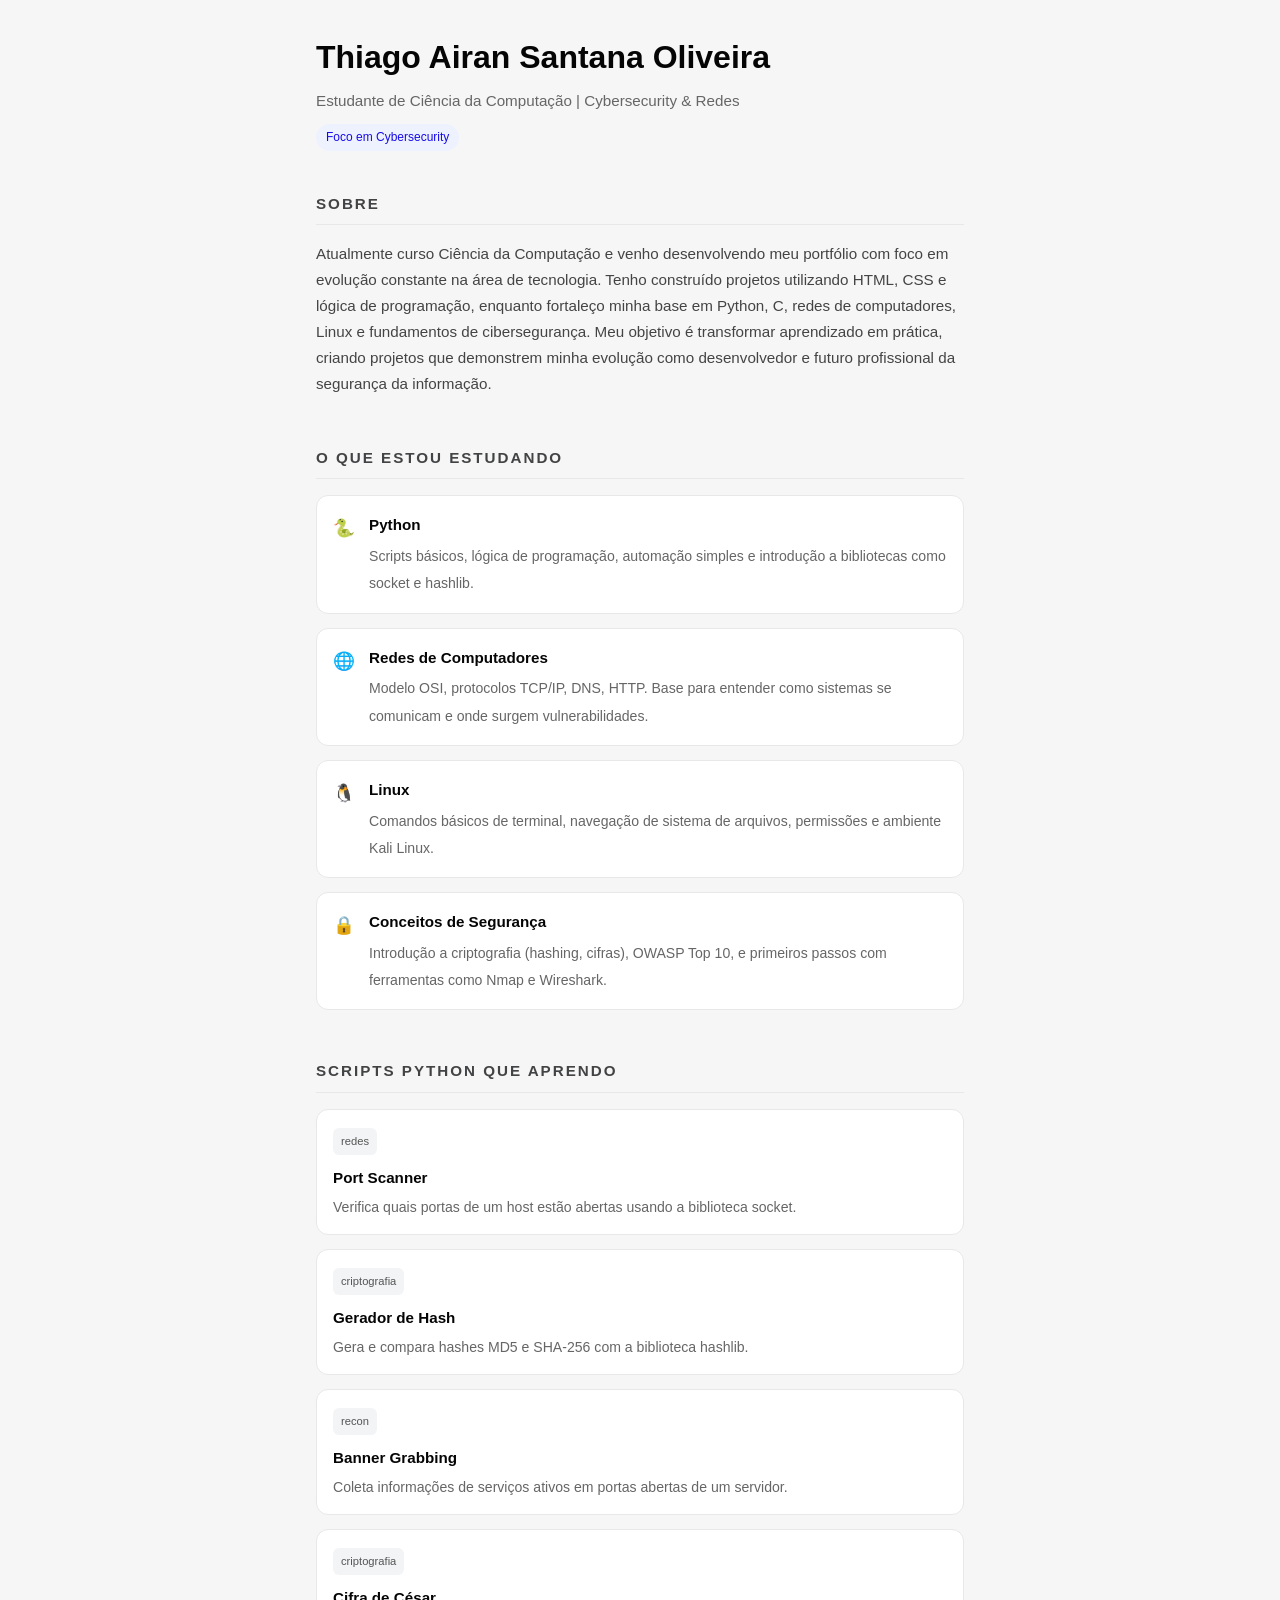
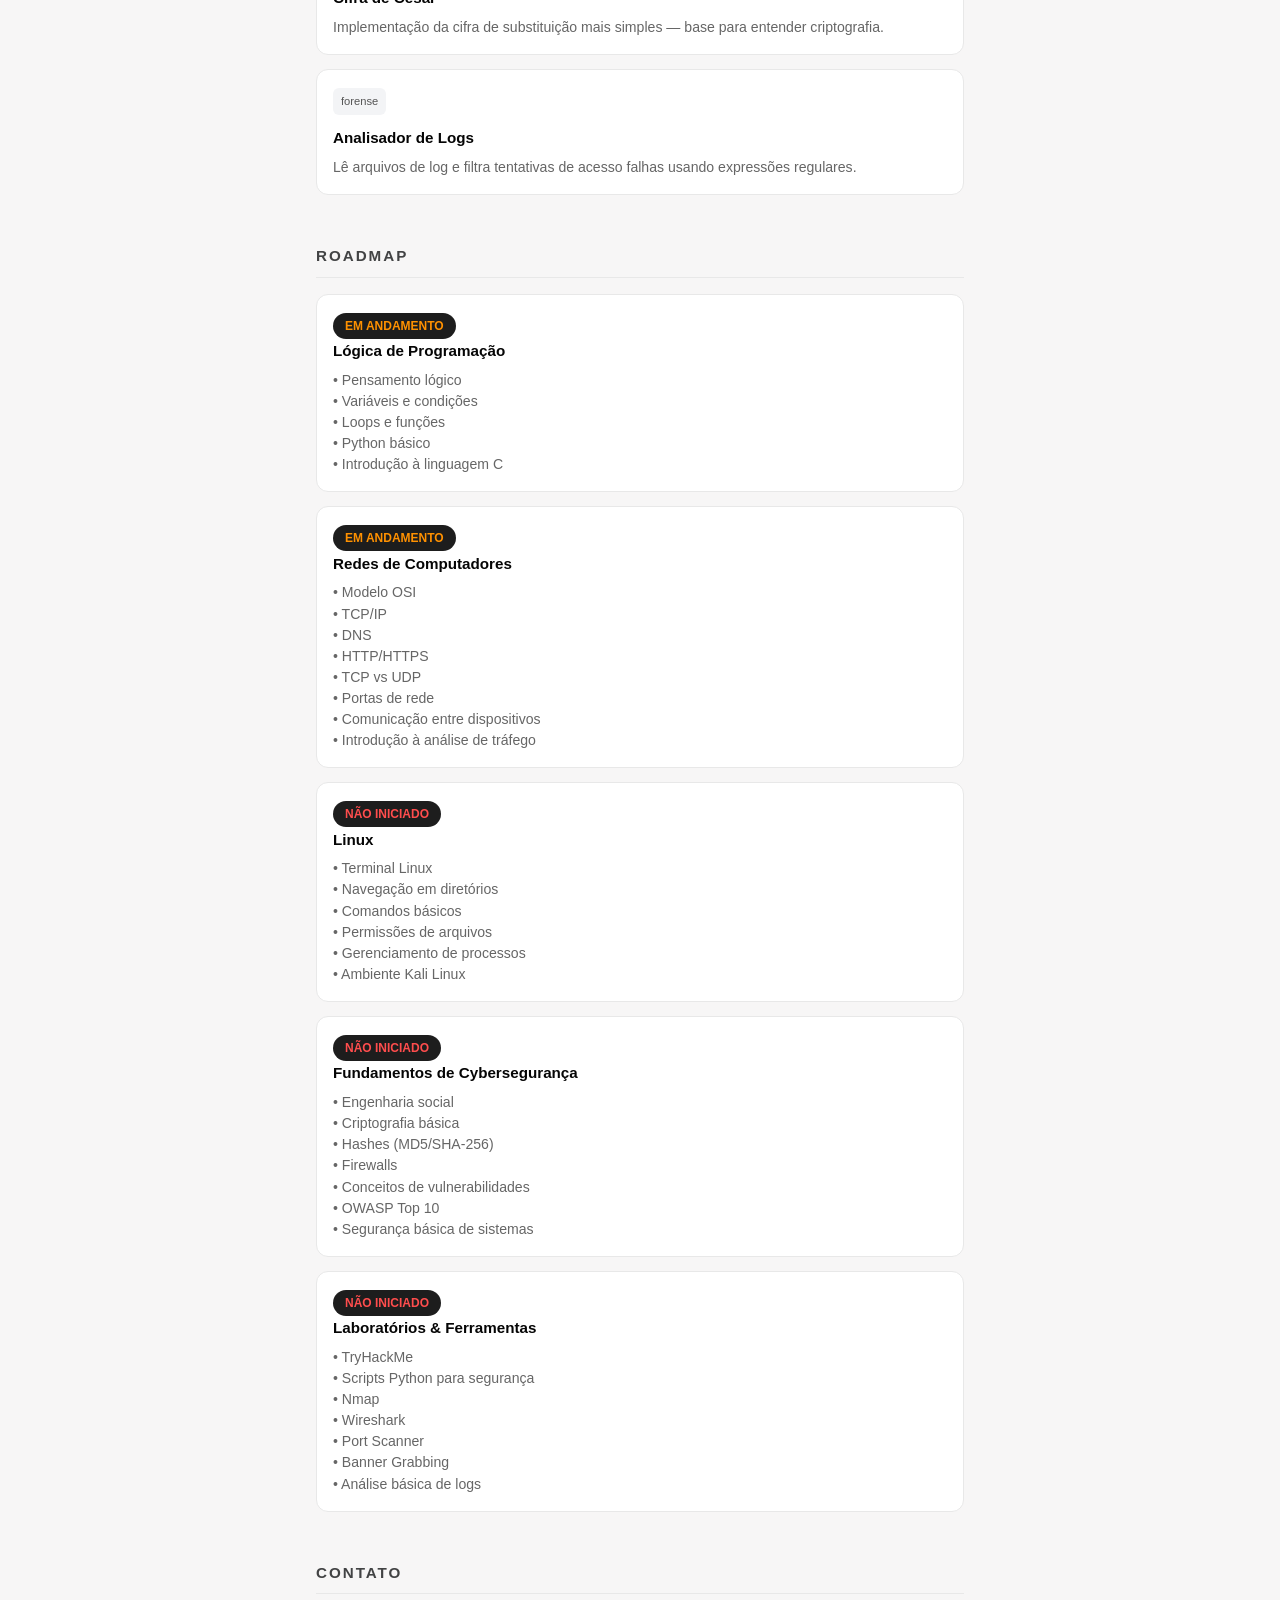
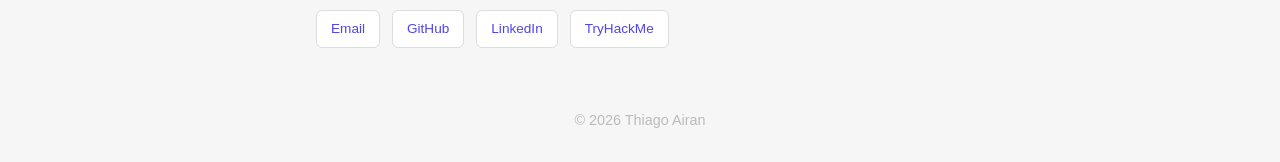
<file: index.html>
<!DOCTYPE html>
<html lang="pt-BR">
<head>
  <meta charset="UTF-8">
  <meta name="viewport" content="width=device-width, initial-scale=1.0">
  <title>thiagoairan.com</title>

  <link rel="stylesheet" href="css/style.css">
</head>

<body>

<header>
  <h1>Thiago Airan Santana Oliveira</h1>
  <p>Estudante de Ciência da Computação | Cybersecurity & Redes</p>
  <span class="badge">Foco em Cybersecurity</span>
</header>

<!-- SOBRE -->
<section class="sobre">
  <h2>Sobre</h2>
  <p>Atualmente curso Ciência da Computação e venho desenvolvendo meu portfólio com foco em evolução constante na área de tecnologia. Tenho construído projetos utilizando HTML, CSS e lógica de programação, enquanto fortaleço minha base em Python, C, redes de computadores, Linux e fundamentos de cibersegurança. Meu objetivo é transformar aprendizado em prática, criando projetos que demonstrem minha evolução como desenvolvedor e futuro profissional da segurança da informação.</p>
</section>

<!-- CONHECIMENTOS -->
<section>
  <h2>O que estou estudando</h2>
  <div class="skills-list">
    <div class="skill-item">
      <div class="skill-icon">🐍</div>
      <div>
        <strong>Python</strong>
        <span>Scripts básicos, lógica de programação, automação simples e introdução a bibliotecas como socket e hashlib.</span>
      </div>
    </div>
    <div class="skill-item">
      <div class="skill-icon">🌐</div>
      <div>
        <strong>Redes de Computadores</strong>
        <span>Modelo OSI, protocolos TCP/IP, DNS, HTTP. Base para entender como sistemas se comunicam e onde surgem vulnerabilidades.</span>
      </div>
    </div>
    <div class="skill-item">
      <div class="skill-icon">🐧</div>
      <div>
        <strong>Linux</strong>
        <span>Comandos básicos de terminal, navegação de sistema de arquivos, permissões e ambiente Kali Linux.</span>
      </div>
    </div>
    <div class="skill-item">
      <div class="skill-icon">🔒</div>
      <div>
        <strong>Conceitos de Segurança</strong>
        <span>Introdução a criptografia (hashing, cifras), OWASP Top 10, e primeiros passos com ferramentas como Nmap e Wireshark.</span>
      </div>
    </div>
  </div>
</section>

<!-- PYTHON BÁSICO -->
<section>
  <h2>Scripts Python que aprendo</h2>
  <div class="py-list">
    <div class="py-item">
      <span class="py-tag">redes</span>
      <strong>Port Scanner</strong>
      <p>Verifica quais portas de um host estão abertas usando a biblioteca socket.</p>
    </div>
    <div class="py-item">
      <span class="py-tag">criptografia</span>
      <strong>Gerador de Hash</strong>
      <p>Gera e compara hashes MD5 e SHA-256 com a biblioteca hashlib.</p>
    </div>
    <div class="py-item">
      <span class="py-tag">recon</span>
      <strong>Banner Grabbing</strong>
      <p>Coleta informações de serviços ativos em portas abertas de um servidor.</p>
    </div>
    <div class="py-item">
      <span class="py-tag">criptografia</span>
      <strong>Cifra de César</strong>
      <p>Implementação da cifra de substituição mais simples — base para entender criptografia.</p>
    </div>
    <div class="py-item">
      <span class="py-tag">forense</span>
      <strong>Analisador de Logs</strong>
      <p>Lê arquivos de log e filtra tentativas de acesso falhas usando expressões regulares.</p>
    </div>
  </div>
</section>

<!--ROADMAP-->
<section>
  <h2>ROADMAP</h2>
  <div class="py-list">
     <!--ITEM 1-->
    <div class="py-item">
      <span class="status andamento">EM ANDAMENTO</span>
      <strong>Lógica de Programação</strong>
      <p> • Pensamento lógico <br>
          • Variáveis e condições <br>
          • Loops e funções <br>
          • Python básico <br>
          • Introdução à linguagem C</p>
    </div>
     <!--ITEM 2-->
    <div class="py-item">
      <span class="status andamento">EM ANDAMENTO</span>
      <strong>Redes de Computadores</strong>
      <p> • Modelo OSI <br>
          • TCP/IP <br>
          • DNS <br>
          • HTTP/HTTPS <br>
          • TCP vs UDP <br>
          • Portas de rede <br>
          • Comunicação entre dispositivos <br>
          • Introdução à análise de tráfego</p>
    </div>
     <!--ITEM 3-->
    <div class="py-item">
      <span class="status planejado">NÃO INICIADO</span>
      <strong>Linux</strong>
     <p>  • Terminal Linux <br>
          • Navegação em diretórios <br>
          • Comandos básicos <br>
          • Permissões de arquivos <br>
          • Gerenciamento de processos <br>
          • Ambiente Kali Linux</p>
    </div>
     <!--ITEM 4-->
    <div class="py-item">
      <span class="status planejado">NÃO INICIADO</span>
      <strong>Fundamentos de Cybersegurança</strong>
      <p> • Engenharia social <br>
          • Criptografia básica <br>
          • Hashes (MD5/SHA-256) <br>
          • Firewalls <br>
          • Conceitos de vulnerabilidades <br>
          • OWASP Top 10 <br>
          • Segurança básica de sistemas</p>
    </div>
     <!--ITEM 5-->
    <div class="py-item">
      <span class="status planejado"> NÃO INICIADO</span>
      <strong>Laboratórios & Ferramentas</strong>
      <p> • TryHackMe <br>
          • Scripts Python para segurança <br>
          • Nmap <br>
          • Wireshark <br>
          • Port Scanner <br>
          • Banner Grabbing <br>
          • Análise básica de logs</p>
    </div>
  </div>
</section>

<!--CONTATO-->
<section>
  <h2>Contato</h2>
  <div class="contact-links">
    <a href="mailto:thiiagoairan@gmail.com" target="_blank">Email</a>
    <a href="https://github.com/thiagoairansant" target="_blank">GitHub</a>
    <a href="https://linkedin.com/in/thiiagoairan" target="_blank">LinkedIn</a>
    <a href="https://tryhackme.com/p/thiiagoairan" target="_blank">TryHackMe</a>
  </div>
</section>

<footer>© 2026 Thiago Airan</footer>

</body>
</html>
</file>
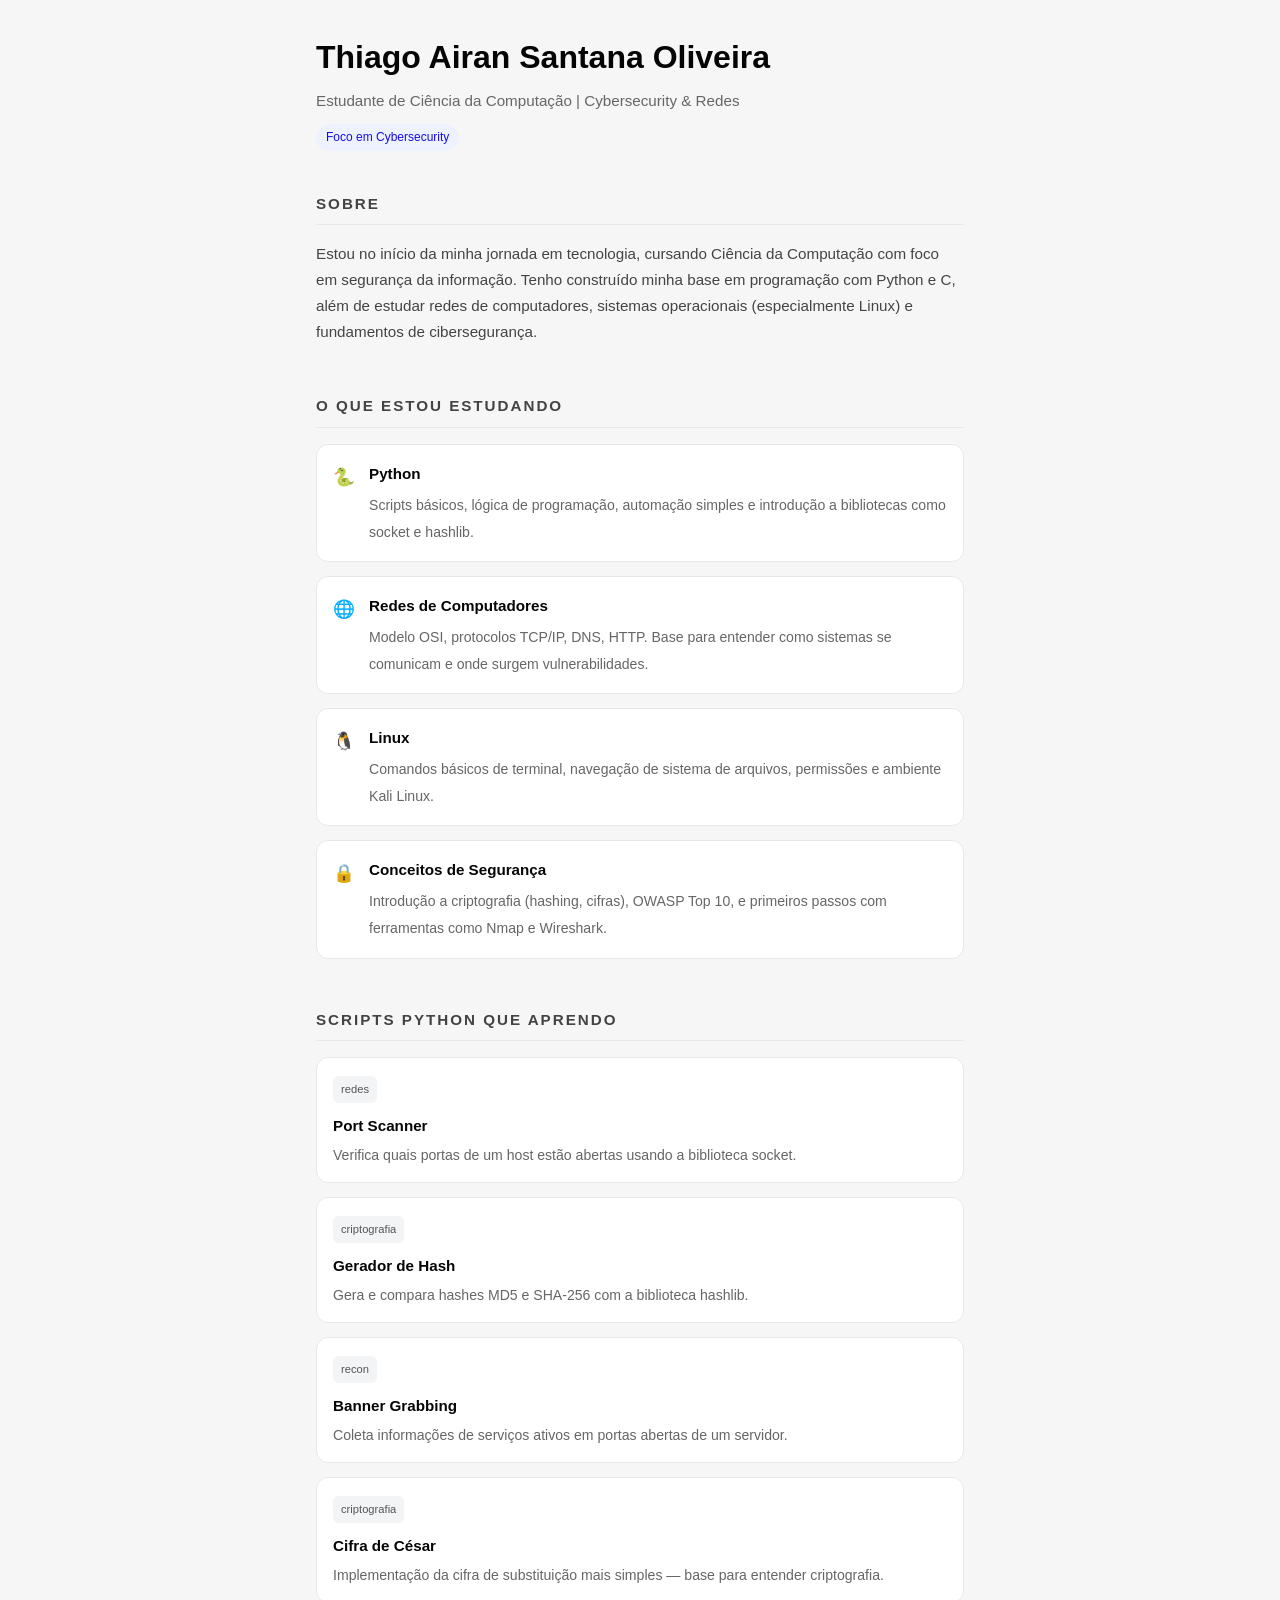
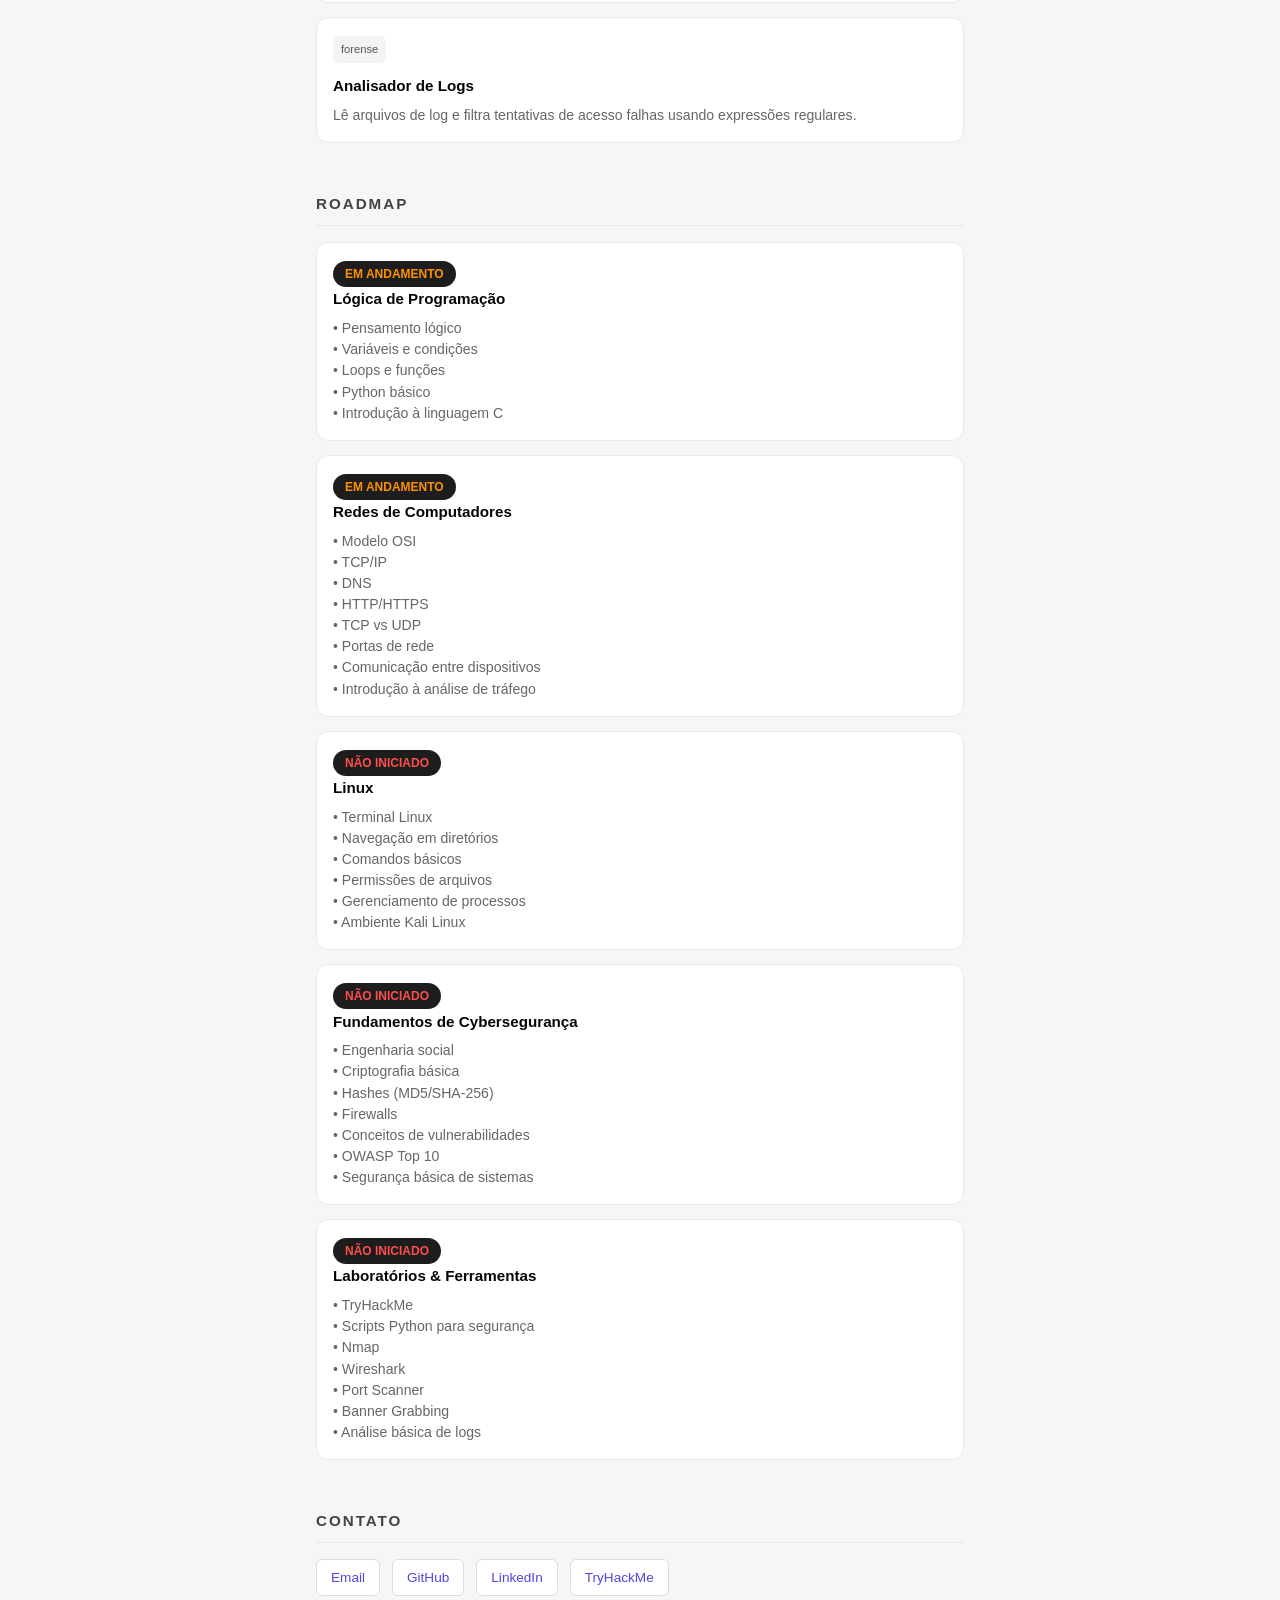
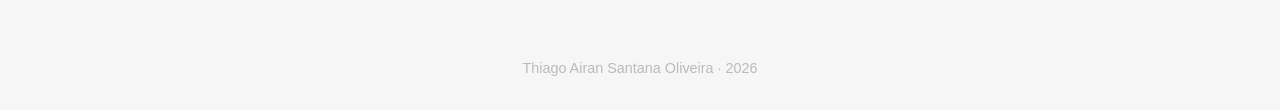
<file: portifolio/index.html>
<!DOCTYPE html>
<html lang="pt-BR">
<head>
  <meta charset="UTF-8">
  <title>thiagoairan.com</title>

  <link rel="stylesheet" href="../css/style.css">
</head>

<body>

<header>
  <h1>Thiago Airan Santana Oliveira</h1>
  <p>Estudante de Ciência da Computação | Cybersecurity & Redes</p>
  <span class="badge">Foco em Cybersecurity</span>
</header>

<!-- SOBRE -->
<section class="sobre">
  <h2>Sobre</h2>
  <p>Estou no início da minha jornada em tecnologia, cursando Ciência da Computação com foco em segurança da informação. Tenho construído minha base em programação com Python e C, além de estudar redes de computadores, sistemas operacionais (especialmente Linux) e fundamentos de cibersegurança.</p>
</section>

<!-- CONHECIMENTOS -->
<section>
  <h2>O que estou estudando</h2>
  <div class="skills-list">
    <div class="skill-item">
      <div class="skill-icon">🐍</div>
      <div>
        <strong>Python</strong>
        <span>Scripts básicos, lógica de programação, automação simples e introdução a bibliotecas como socket e hashlib.</span>
      </div>
    </div>
    <div class="skill-item">
      <div class="skill-icon">🌐</div>
      <div>
        <strong>Redes de Computadores</strong>
        <span>Modelo OSI, protocolos TCP/IP, DNS, HTTP. Base para entender como sistemas se comunicam e onde surgem vulnerabilidades.</span>
      </div>
    </div>
    <div class="skill-item">
      <div class="skill-icon">🐧</div>
      <div>
        <strong>Linux</strong>
        <span>Comandos básicos de terminal, navegação de sistema de arquivos, permissões e ambiente Kali Linux.</span>
      </div>
    </div>
    <div class="skill-item">
      <div class="skill-icon">🔒</div>
      <div>
        <strong>Conceitos de Segurança</strong>
        <span>Introdução a criptografia (hashing, cifras), OWASP Top 10, e primeiros passos com ferramentas como Nmap e Wireshark.</span>
      </div>
    </div>
  </div>
</section>

<!-- PYTHON BÁSICO -->
<section>
  <h2>Scripts Python que aprendo</h2>
  <div class="py-list">
    <div class="py-item">
      <span class="py-tag">redes</span>
      <strong>Port Scanner</strong>
      <p>Verifica quais portas de um host estão abertas usando a biblioteca socket.</p>
    </div>
    <div class="py-item">
      <span class="py-tag">criptografia</span>
      <strong>Gerador de Hash</strong>
      <p>Gera e compara hashes MD5 e SHA-256 com a biblioteca hashlib.</p>
    </div>
    <div class="py-item">
      <span class="py-tag">recon</span>
      <strong>Banner Grabbing</strong>
      <p>Coleta informações de serviços ativos em portas abertas de um servidor.</p>
    </div>
    <div class="py-item">
      <span class="py-tag">criptografia</span>
      <strong>Cifra de César</strong>
      <p>Implementação da cifra de substituição mais simples — base para entender criptografia.</p>
    </div>
    <div class="py-item">
      <span class="py-tag">forense</span>
      <strong>Analisador de Logs</strong>
      <p>Lê arquivos de log e filtra tentativas de acesso falhas usando expressões regulares.</p>
    </div>
  </div>
</section>

<!--ROADMAP-->
<section>
  <h2>ROADMAP</h2>
  <div class="py-list">
     <!--ITEM 1-->
    <div class="py-item">
      <span class="status andamento">EM ANDAMENTO</span>
      <strong>Lógica de Programação</strong>
      <p> • Pensamento lógico <br>
          • Variáveis e condições <br>
          • Loops e funções <br>
          • Python básico <br>
          • Introdução à linguagem C</p>
    </div>
     <!--ITEM 2-->
    <div class="py-item">
      <span class="status andamento">EM ANDAMENTO</span>
      <strong>Redes de Computadores</strong>
      <p> • Modelo OSI <br>
          • TCP/IP <br>
          • DNS <br>
          • HTTP/HTTPS <br>
          • TCP vs UDP <br>
          • Portas de rede <br>
          • Comunicação entre dispositivos <br>
          • Introdução à análise de tráfego</p>
    </div>
     <!--ITEM 3-->
    <div class="py-item">
      <span class="status planejado">NÃO INICIADO</span>
      <strong>Linux</strong>
     <p>  • Terminal Linux <br>
          • Navegação em diretórios <br>
          • Comandos básicos <br>
          • Permissões de arquivos <br>
          • Gerenciamento de processos <br>
          • Ambiente Kali Linux</p>
    </div>
     <!--ITEM 4-->
    <div class="py-item">
      <span class="status planejado">NÃO INICIADO</span>
      <strong>Fundamentos de Cybersegurança</strong>
      <p> • Engenharia social <br>
          • Criptografia básica <br>
          • Hashes (MD5/SHA-256) <br>
          • Firewalls <br>
          • Conceitos de vulnerabilidades <br>
          • OWASP Top 10 <br>
          • Segurança básica de sistemas</p>
    </div>
     <!--ITEM 5-->
    <div class="py-item">
      <span class="status planejado"> NÃO INICIADO</span>
      <strong>Laboratórios & Ferramentas</strong>
      <p> • TryHackMe <br>
          • Scripts Python para segurança <br>
          • Nmap <br>
          • Wireshark <br>
          • Port Scanner <br>
          • Banner Grabbing <br>
          • Análise básica de logs</p>
    </div>
  </div>
</section>

<!--CONTATO-->
<section>
  <h2>Contato</h2>
  <div class="contact-links">
    <a href="mailto:thiiagoairan@gmail.com" target="_blank">Email</a>
    <a href="https://github.com/thiagoairansant" target="_blank">GitHub</a>
    <a href="https://linkedin.com/in/thiiagoairan" target="_blank">LinkedIn</a>
    <a href="https://tryhackme.com/p/thiiagoairan" target="_blank">TryHackMe</a>
  </div>
</section>

<footer>Thiago Airan Santana Oliveira · 2026</footer>

</body>
</html>
</file>
<file: css/style.css>
/* RESET */
  
  * { box-sizing: border-box; margin: 0; padding: 0; }

  body {
    font-family: 'Inter', sans-serif;
    background: #f7f6f6;
    color: #050505;
    max-width: 680px;
    width: 100%;
    margin: 0 auto;
    padding: 30px 16px;
    line-height: 1.7;

    img {
  max-width: 100%;
}

body {
  overflow-x: hidden;
}
  }

  /* HEADER */
  header { margin-bottom: 40px; }
  header h1 { font-size: 2rem; font-weight: 600; margin-bottom: 4px; }
  header p { color: #666; font-size: 0.95rem; }
  .badge {
    display: inline-block;
    margin-top: 10px;
    font-size: 0.75rem;
    padding: 3px 10px;
    background: #eef2ff;
    color: #170ce9;
    border-radius: 20px;
  }


  /* SEÇÕES */
  section { margin-bottom: 48px; }
  h2 {
    font-size: 0.95rem;
    font-weight: 700;
    text-transform: uppercase;
    letter-spacing: 0.13em;
    color: #424344;
    margin-bottom: 16px;
    padding-bottom: 8px;
    border-bottom: 1px solid #e8e8e8;
  }

  /* SOBRE */
  .sobre p { font-size: 0.95rem; color: #444; }

/* SKILLS */
.skills-list {
  display: flex;
  flex-direction: column;
  gap: 14px;
}

.skill-item {
  display: flex;
  align-items: flex-start;
  gap: 14px;

  padding: 16px;
  background: #fff;

  border: 1px solid #e8e8e8;
  border-radius: 12px;

  transition: 0.3s;
}

.skill-item:hover {
  transform: translateY(-7px);
}

.skill-icon {
  font-size: 1.1rem;
  margin-top: 2px;
}

.skill-item strong {
  display: block;

  font-size: 0.95rem;
  font-weight: 600;

  margin-bottom: 4px;
}

.skill-item span {
  font-size: 0.88rem;
  color: #666;

  line-height: 1.5;
}

  /* PYTHON */
 .py-list {
  display: flex;
  flex-direction: column;
  gap: 14px;
}

.py-item {
  padding: 16px;
  background: #fff;

  border: 1px solid #e8e8e8;
  border-radius: 12px;

  transition: 0.3s;
}

.py-item:hover {
  transform: translateY(-3px);
}

.py-item strong {
  display: block;

  font-size: 0.95rem;
  font-weight: 600;

  margin-bottom: 6px;
}

.py-item p {
  font-size: 0.88rem;
  color: #666;

  line-height: 1.5;
}

.py-tag {
  display: inline-block;

  font-size: 0.7rem;
  font-weight: 500;

  padding: 4px 8px;

  background: #f3f4f6;
  color: #555;

  border-radius: 6px;

  margin-bottom: 10px;
}

  /* ROADMAP */
.road-list {
  display: flex;
  flex-direction: column;
  gap: 20px;
}

.road-item {
  display: flex;
  align-items: center;
  gap: 12px;

  padding: 14px 16px;

  background: #fff;
  border: 1px solid #e8e8e8;
  border-radius: 12px;

  transition: 0.3s;
}

.road-item:hover {
  transform: translateY(-3px);
}

.road-content {
  display: flex;
  flex-direction: column;
  gap: 4px;
}

.status {
  padding: 6px 12px;

  border-radius: 999px;

  font-size: 0.75rem;
  font-weight: 600;
}

.status.andamento {
  background: #1d1d1d;
  color: #ff9100;
}

.status.concluido {
  background: #1d1d1d;
  color: #00c853;
}

.status.planejado {
  background: #1d1d1d;
  color: #ff4d4d;
}

  /* CONTATO */
  .contact-links { display: flex; gap: 12px; flex-wrap: wrap; }
  .contact-links a {
    font-size: 0.85rem;
    color: #4f46e5;
    text-decoration: none;
    padding: 6px 14px;
    border: 1px solid #ddd;
    border-radius: 6px;
    background: #fff;
    transition: border-color 0.15s;
  }
  .contact-links a:hover { border-color: #3730bd; }

  /* FOOTER */
  footer {
    margin-top: 60px;
    font-size: 0.90rem;
    color: #bbb;
    text-align: center;
  }
</file>
